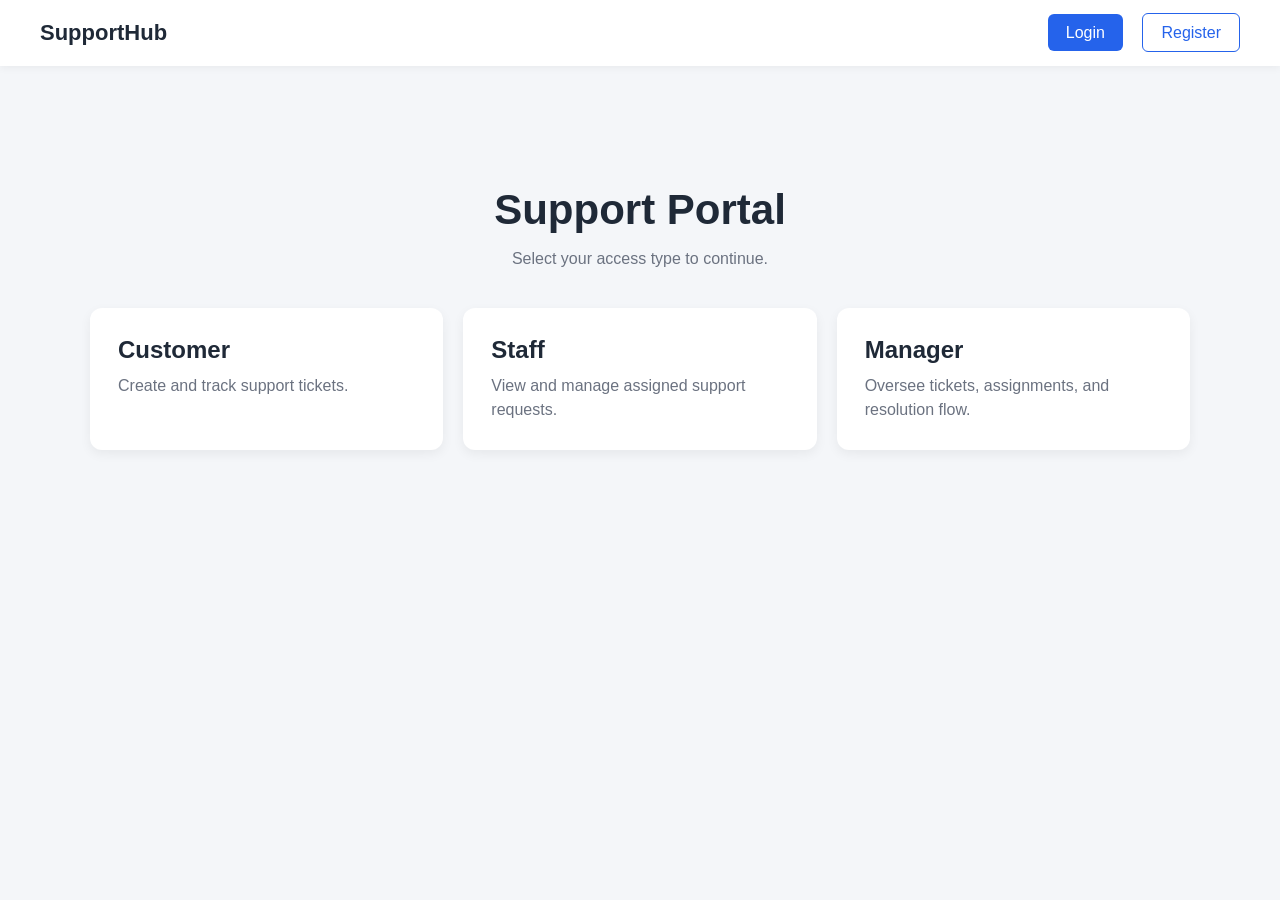
<file: frontend/index.html>
<!DOCTYPE html>
<html lang="en">
<head>
  <meta charset="UTF-8" />
  <title>SupportHub</title>
  <link rel="stylesheet" href="css/styles.css" />
</head>
<body>

  <div class="navbar">
    <div class="logo">SupportHub</div>
    <div>
      <a href="login.html" class="btn">Login</a>
      <a href="register.html" class="btn-outline">Register</a>
    </div>
  </div>

  <div class="hero">
    <h1>Support Portal</h1>
    <p>Select your access type to continue.</p>
  </div>

  <div class="role-grid">
    <a class="role-card" href="register.html">
      <h2>Customer</h2>
      <p>Create and track support tickets.</p>
    </a>

    <a class="role-card" href="login.html">
      <h2>Staff</h2>
      <p>View and manage assigned support requests.</p>
    </a>

    <a class="role-card" href="login.html">
      <h2>Manager</h2>
      <p>Oversee tickets, assignments, and resolution flow.</p>
    </a>
  </div>

</body>
</html>
</file>
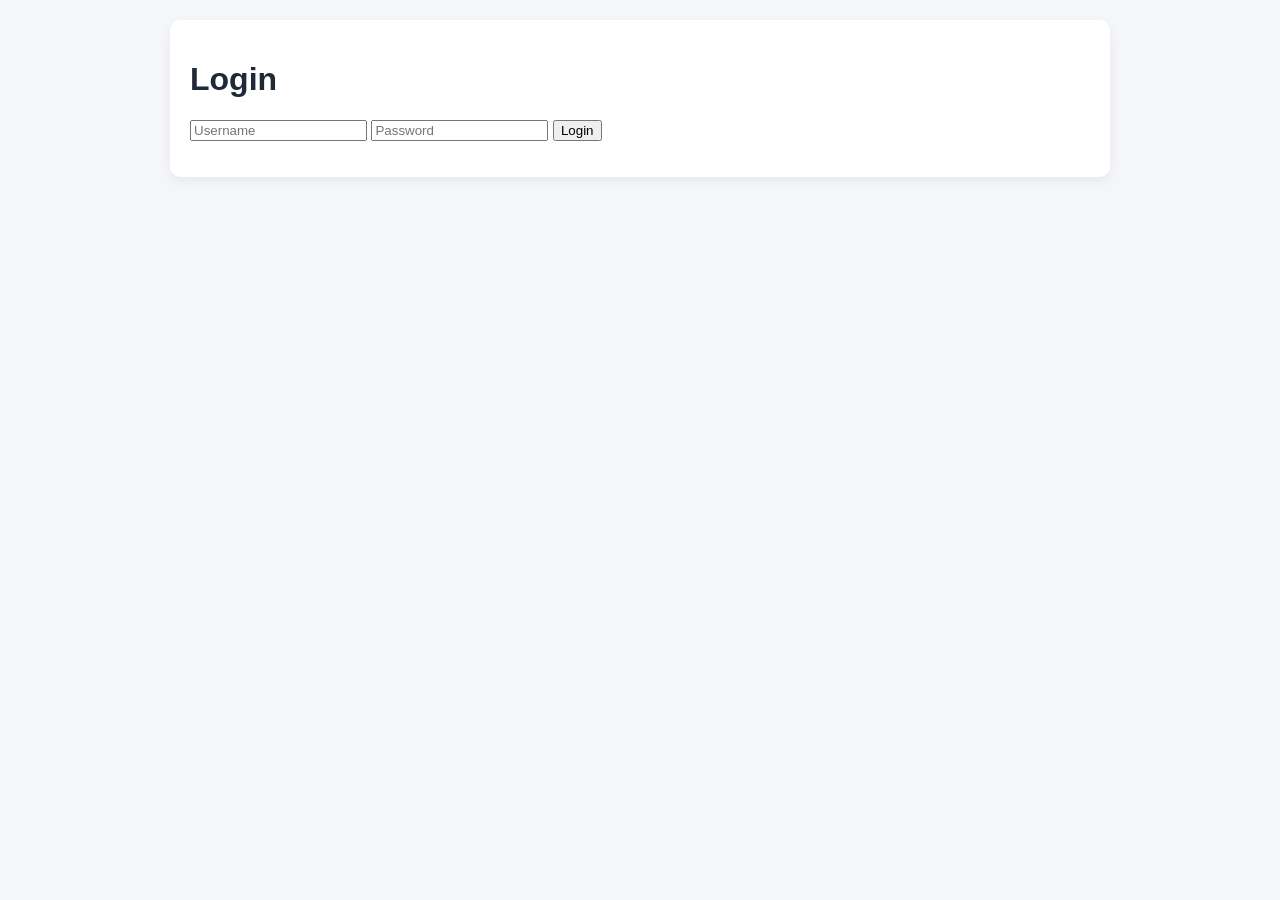
<file: frontend/dashboard.html>
<!DOCTYPE html>
<html lang="en">
<head>
  <meta charset="UTF-8" />
  <title>Dashboard - SupportHub</title>
  <link rel="stylesheet" href="css/styles.css" />
</head>
<body>

  <!-- NAVBAR -->
  <div class="navbar">
    <div class="logo">SupportHub</div>
    <div>
      <span id="welcome" style="margin-right: 15px;"></span>
      <a href="#" id="logoutBtn" class="btn-outline">Logout</a>
    </div>
  </div>

  <!-- MAIN CONTENT -->
  <div class="container">

    <!-- CREATE TICKET (CUSTOMER ONLY) -->
    <div class="card" id="createTicketSection" style="display:none;">
      <h2>Create Ticket</h2>
      <form id="createTicketForm">
        <input id="title" type="text" placeholder="Ticket title" required />
        <textarea id="description" placeholder="Describe your issue..." required></textarea>
        <button type="submit">Submit Ticket</button>
      </form>
    </div>

    <!-- MANAGER SECTION -->
    <div class="card" id="managerSection" style="display:none;">
      <h2>Manager Tools</h2>
      <p class="small">You can assign tickets inside each ticket page.</p>
      <select id="assigned_to" style="display:none;"></select>
    </div>

    <!-- TICKETS LIST -->
    <div class="card">
      <h2>Tickets</h2>
      <div id="tickets"></div>
    </div>

  </div>

  <!-- SCRIPTS -->
  <script src="js/api.js"></script>
  <script src="js/auth.js"></script>
  <script src="js/dashboard.js"></script>

</body>
</html>
</file>
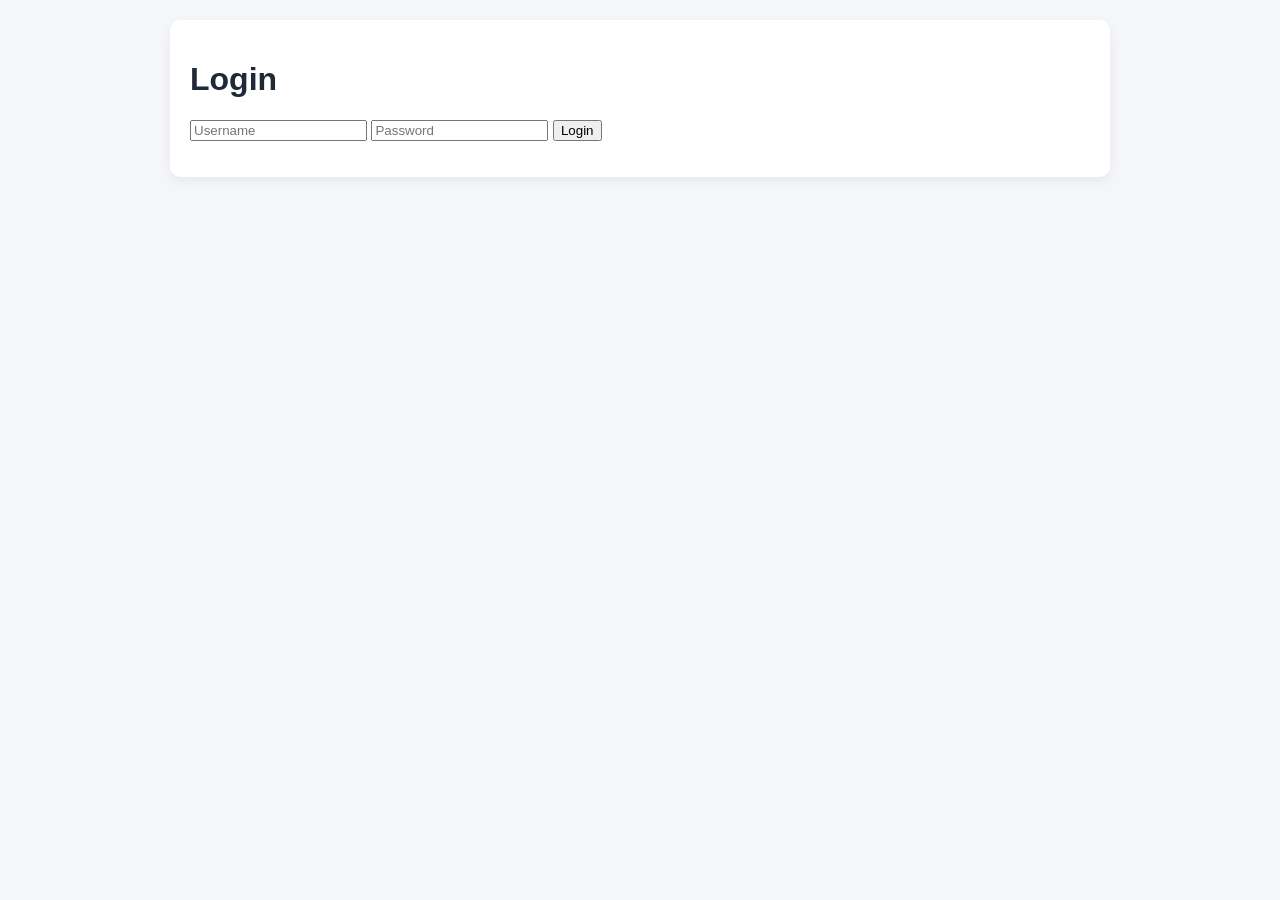
<file: frontend/login.html>
<!DOCTYPE html>
<html lang="en">
<head>
  <meta charset="UTF-8" />
  <title>Login - SupportHub</title>
  <link rel="stylesheet" href="css/styles.css" />
</head>
<body>
  <div class="container">
    <div class="card">
      <h1>Login</h1>
      <form id="loginForm">
        <input id="username" type="text" placeholder="Username" required />
        <input id="password" type="password" placeholder="Password" required />
        <button type="submit">Login</button>
      </form>
      <p id="error" style="color:red;"></p>
    </div>
  </div>
  <script src="js/api.js"></script>
  <script src="js/auth.js"></script>
</body>
</html>
</file>
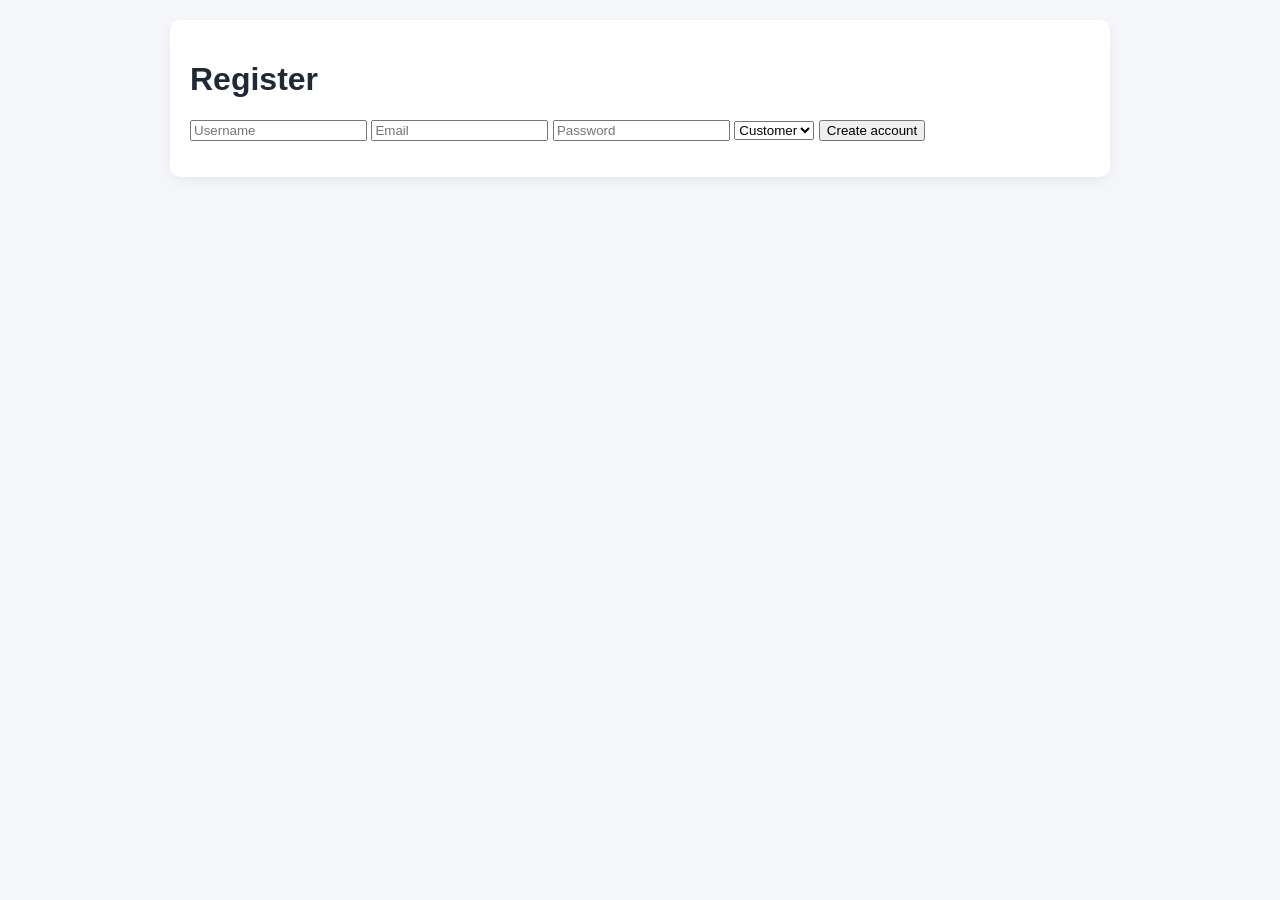
<file: frontend/register.html>
<!DOCTYPE html>
<html lang="en">
<head>
  <meta charset="UTF-8" />
  <title>Register - SupportHub</title>
  <link rel="stylesheet" href="css/styles.css" />
</head>
<body>
  <div class="container">
    <div class="card">
      <h1>Register</h1>
      <form id="registerForm">
        <input id="username" type="text" placeholder="Username" required />
        <input id="email" type="email" placeholder="Email" required />
        <input id="password" type="password" placeholder="Password" required />
        <select id="role" required>
          <option value="customer">Customer</option>
          <option value="staff">Staff</option>
          <option value="manager">Manager</option>
        </select>
        <button type="submit">Create account</button>
      </form>
      <p id="message"></p>
    </div>
  </div>
  <script src="js/api.js"></script>
  <script src="js/register.js"></script>
</body>
</html>
</file>
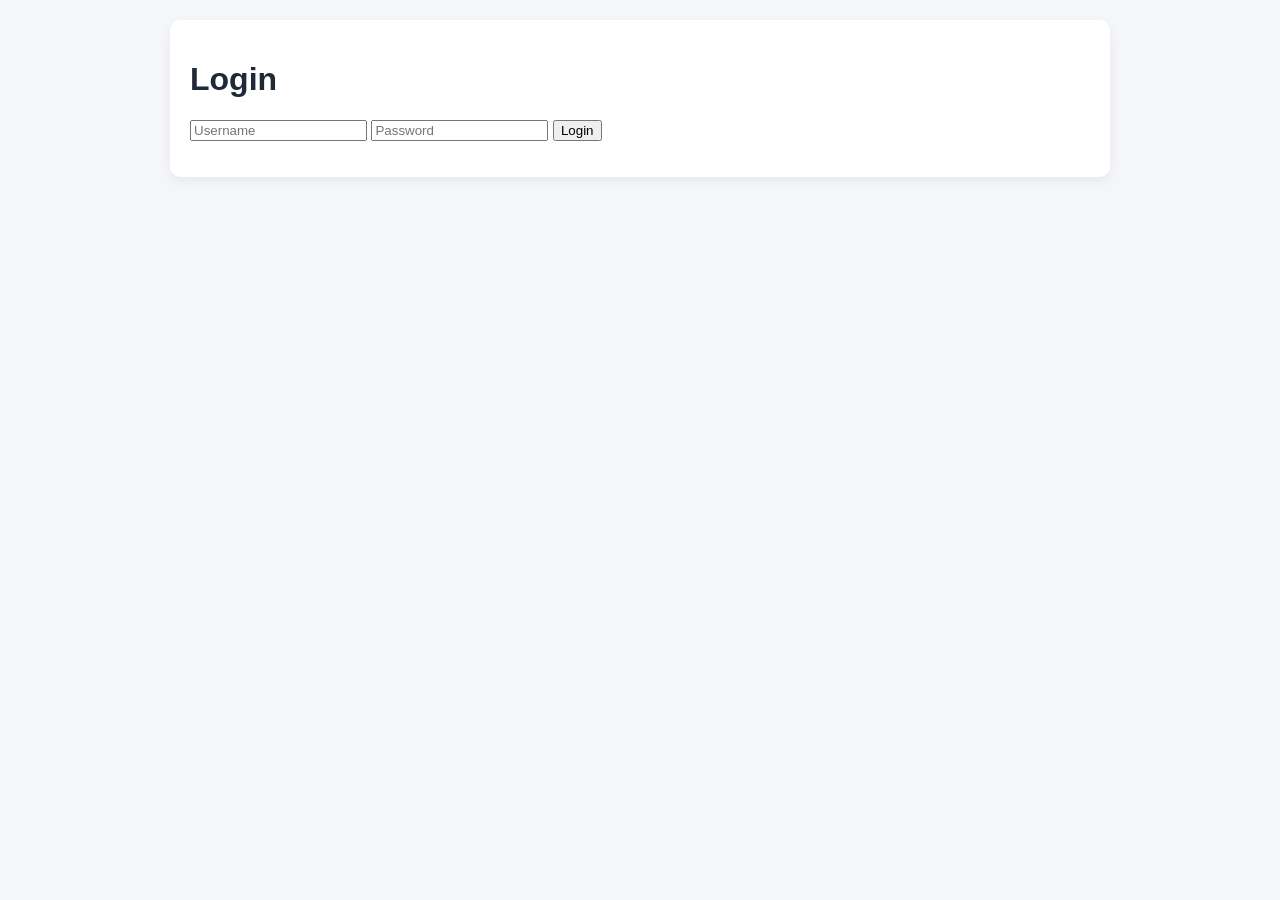
<file: frontend/ticket.html>
<!DOCTYPE html>
<html lang="en">
<head>
  <meta charset="UTF-8" />
  <title>Ticket - SupportHub</title>
  <link rel="stylesheet" href="css/styles.css" />
</head>
<body>
  <div class="nav">
    <a href="dashboard.html">Dashboard</a>
    <a href="#" id="logoutBtn">Logout</a>
  </div>

  <div class="container">
    <div class="card" id="ticketBox"></div>

    <div class="card">
      <h2>Update Ticket</h2>
      <form id="updateForm" style="display:none;">
        <div id="assignRow">
          <label>Assign Staff</label>
          <select id="assignedUser">
            <option value="">Unassigned</option>
          </select>
        </div>

        <label>Status</label>
        <select id="status">
          <option value="open">Open</option>
          <option value="in_progress">In Progress</option>
          <option value="resolved">Resolved</option>
          <option value="closed">Closed</option>
        </select>

        <label>Priority</label>
        <select id="priority">
          <option value="low">Low</option>
          <option value="medium">Medium</option>
          <option value="high">High</option>
        </select>

        <button type="submit">Save Changes</button>
      </form>
    </div>

    <div class="card">
      <h2>Comments</h2>
      <div id="commentsBox"></div>

      <form id="commentForm">
        <textarea id="commentBody" placeholder="Write a comment..." required></textarea>
        <button type="submit">Add Comment</button>
      </form>
    </div>
  </div>

  <script src="js/api.js"></script>
  <script src="js/auth.js"></script>
  <script src="js/ticket.js"></script>
</body>
</html>
</file>
<file: frontend/css/styles.css>
body {
  margin: 0;
  font-family: 'Segoe UI', Tahoma, Geneva, Verdana, sans-serif;
  background: #f4f6f9;
  color: #1f2937;
}

/* NAVBAR */
.navbar {
  display: flex;
  justify-content: space-between;
  align-items: center;
  padding: 20px 40px;
  background: white;
  box-shadow: 0 2px 8px rgba(0,0,0,0.05);
}

.logo {
  font-size: 22px;
  font-weight: bold;
}

.navbar a {
  text-decoration: none;
  margin-left: 15px;
}

/* HERO */
.hero {
  text-align: center;
  margin-top: 120px;
}

.hero h1 {
  font-size: 42px;
  margin-bottom: 10px;
}

.hero p {
  color: #6b7280;
  margin-bottom: 30px;
}

/* BUTTONS */
.btn {
  background: #2563eb;
  color: white;
  padding: 10px 18px;
  border-radius: 6px;
}

.btn-outline {
  border: 1px solid #2563eb;
  padding: 10px 18px;
  border-radius: 6px;
  color: #2563eb;
}

.btn-large {
  background: #2563eb;
  color: white;
  padding: 14px 28px;
  border-radius: 8px;
  font-size: 16px;
  text-decoration: none;
}

.btn:hover,
.btn-large:hover {
  background: #1e4fd1;
}

.card {
  background: white;
  padding: 20px;
  margin: 20px auto;
  border-radius: 10px;
  width: 90%;
  max-width: 900px;
  box-shadow: 0 4px 12px rgba(0,0,0,0.06);
}

.ticket {
  border-left: 4px solid #2563eb;
  padding: 15px;
  margin-bottom: 10px;
  background: #fff;
  border-radius: 6px;
}

.role-grid {
  width: 90%;
  max-width: 1100px;
  margin: 40px auto 0;
  display: grid;
  grid-template-columns: repeat(auto-fit, minmax(240px, 1fr));
  gap: 20px;
}

.role-card {
  display: block;
  background: white;
  padding: 28px;
  border-radius: 12px;
  text-decoration: none;
  color: #1f2937;
  box-shadow: 0 4px 12px rgba(0,0,0,0.06);
  transition: transform 0.18s ease, box-shadow 0.18s ease;
}

.role-card:hover {
  transform: translateY(-4px);
  box-shadow: 0 8px 20px rgba(0,0,0,0.1);
}

.role-card h2 {
  margin-top: 0;
  margin-bottom: 10px;
  font-size: 24px;
}

.role-card p {
  margin: 0;
  color: #6b7280;
  line-height: 1.5;
}
</file>
